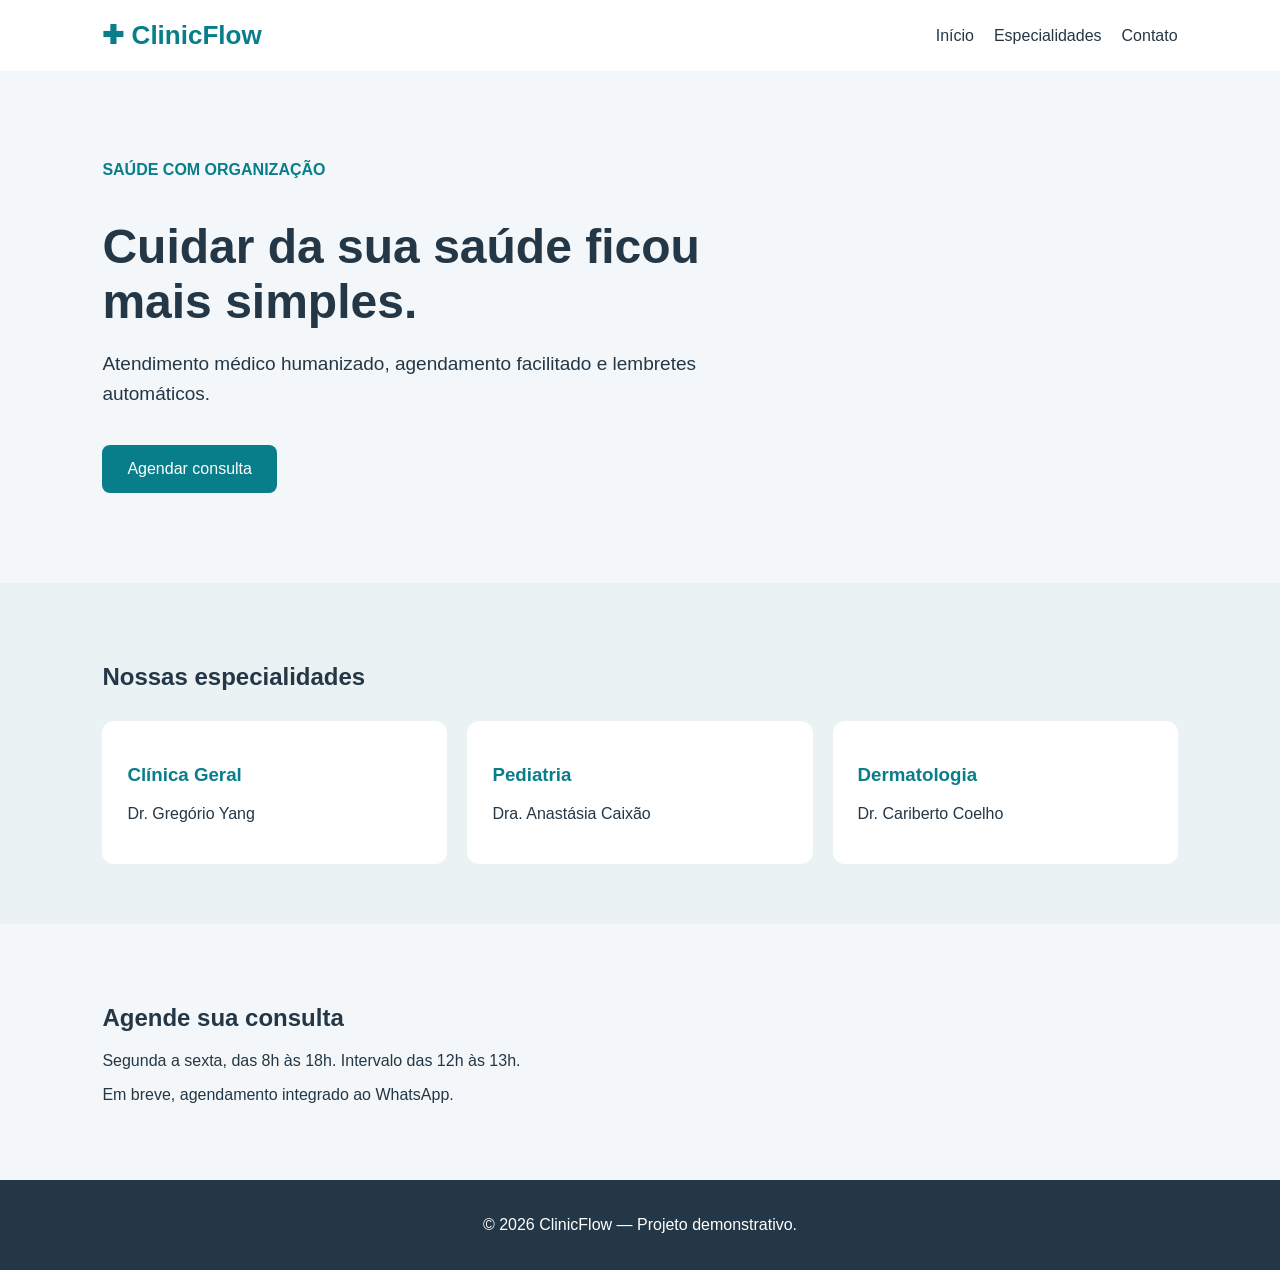
<file: index.html>
<!DOCTYPE html>
<html lang="pt-BR">
<head>
    <meta charset="UTF-8">
    <meta name="viewport" content="width=device-width, initial-scale=1.0">
    <title>ClinicFlow | Clínica Médica</title>
    <link rel="stylesheet" href="style.css">
</head>
<body>

    <header class="cabecalho">
        <h1>✚ ClinicFlow</h1>

        <nav>
            <a href="#inicio">Início</a>
            <a href="#especialidades">Especialidades</a>
            <a href="#contato">Contato</a>
        </nav>
    </header>

    <main>
        <section id="inicio" class="apresentacao">
            <span>SAÚDE COM ORGANIZAÇÃO</span>

            <h2>Cuidar da sua saúde ficou mais simples.</h2>

            <p>
                Atendimento médico humanizado,
                agendamento facilitado e lembretes
                automáticos.
            </p>

            <a href="#contato" class="botao">
                Agendar consulta
            </a>
        </section>

        <section id="especialidades" class="especialidades">
            <h2>Nossas especialidades</h2>

            <div class="cards">
                <article class="card">
                    <h3>Clínica Geral</h3>
                    <p>Dr. Gregório Yang</p>
                </article>

                <article class="card">
                    <h3>Pediatria</h3>
                    <p>Dra. Anastásia Caixão</p>
                </article>

                <article class="card">
                    <h3>Dermatologia</h3>
                    <p>Dr. Cariberto Coelho</p>
                </article>
            </div>
        </section>

        <section id="contato" class="contato">
            <h2>Agende sua consulta</h2>

            <p>
                Segunda a sexta, das 8h às 18h.
                Intervalo das 12h às 13h.
            </p>

            <p>
                Em breve, agendamento integrado
                ao WhatsApp.
            </p>
        </section>
    </main>

    <footer>
        <p>© 2026 ClinicFlow — Projeto demonstrativo.</p>
    </footer>

</body>
</html>
</file>
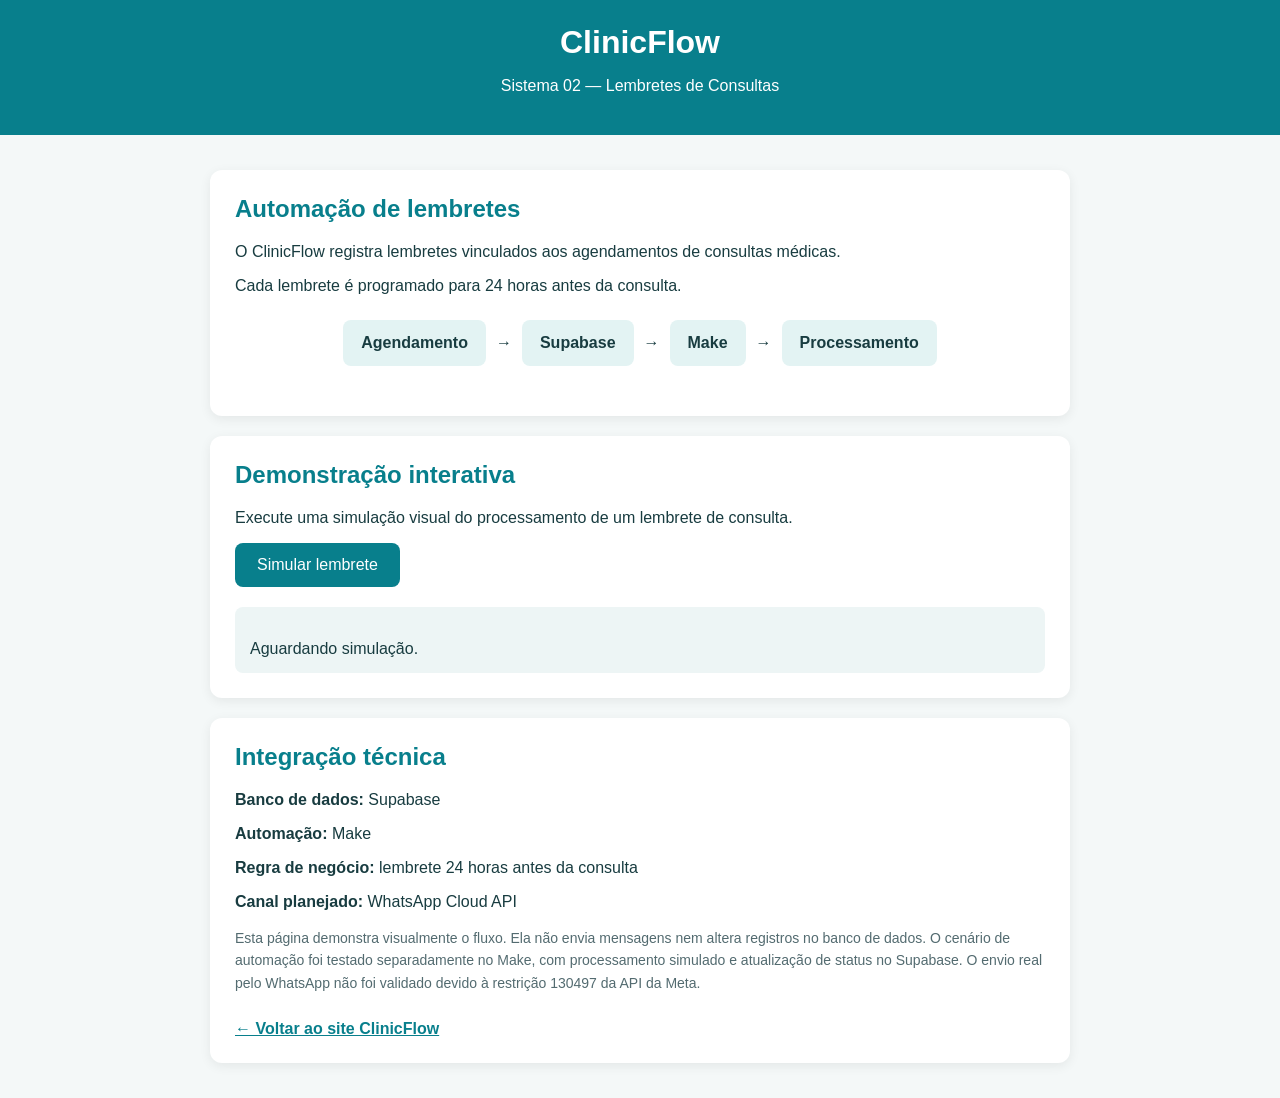
<file: lembretes.html>
<!DOCTYPE html>
<html lang="pt-BR">
<head>
  <meta charset="UTF-8">
  <meta name="viewport" content="width=device-width, initial-scale=1.0">
  <title>ClinicFlow | Sistema de Lembretes</title>
  <link rel="stylesheet" href="style.css">

  <style>
    body {
      margin: 0;
      font-family: Arial, sans-serif;
      background: #f4f8f8;
      color: #183c40;
    }

    .reminders-header {
      background: #087f8c;
      color: white;
      padding: 24px;
      text-align: center;
    }

    .reminders-header h1 {
      margin: 0 0 8px;
    }

    .reminders-main {
      max-width: 900px;
      margin: 35px auto;
      padding: 0 20px;
    }

    .reminders-card {
      background: white;
      border-radius: 12px;
      padding: 25px;
      margin-bottom: 20px;
      box-shadow: 0 3px 12px rgba(0,0,0,.07);
    }

    .reminders-card h2 {
      margin-top: 0;
      color: #087f8c;
    }

    .flow {
      display: flex;
      flex-wrap: wrap;
      gap: 10px;
      align-items: center;
      justify-content: center;
      margin: 25px 0;
    }

    .flow-step {
      background: #e3f3f3;
      padding: 14px 18px;
      border-radius: 8px;
      font-weight: bold;
    }

    .simulate-button {
      background: #087f8c;
      color: white;
      border: 0;
      border-radius: 8px;
      padding: 13px 22px;
      cursor: pointer;
      font-size: 16px;
    }

    .simulate-button:hover {
      background: #066874;
    }

    .status {
      margin-top: 20px;
      padding: 15px;
      border-radius: 8px;
      background: #edf5f5;
      white-space: pre-line;
    }

    .notice {
      font-size: 14px;
      color: #536b70;
      line-height: 1.6;
    }

    .back-link {
      display: inline-block;
      margin-top: 12px;
      color: #087f8c;
      font-weight: bold;
    }
  </style>
</head>

<body>
  <header class="reminders-header">
    <h1>ClinicFlow</h1>
    <p>Sistema 02 — Lembretes de Consultas</p>
  </header>

  <main class="reminders-main">

    <section class="reminders-card">
      <h2>Automação de lembretes</h2>

      <p>
        O ClinicFlow registra lembretes vinculados
        aos agendamentos de consultas médicas.
      </p>

      <p>
        Cada lembrete é programado para 24 horas
        antes da consulta.
      </p>

      <div class="flow">
        <div class="flow-step">Agendamento</div>
        <span>→</span>
        <div class="flow-step">Supabase</div>
        <span>→</span>
        <div class="flow-step">Make</div>
        <span>→</span>
        <div class="flow-step">Processamento</div>
      </div>
    </section>

    <section class="reminders-card">
      <h2>Demonstração interativa</h2>

      <p>
        Execute uma simulação visual do processamento
        de um lembrete de consulta.
      </p>

      <button
        class="simulate-button"
        onclick="simularLembrete()"
      >
        Simular lembrete
      </button>

      <div id="resultado" class="status" role="status"
           aria-live="polite">
        Aguardando simulação.
      </div>
    </section>

    <section class="reminders-card">
      <h2>Integração técnica</h2>

      <p>
        <strong>Banco de dados:</strong> Supabase
      </p>

      <p>
        <strong>Automação:</strong> Make
      </p>

      <p>
        <strong>Regra de negócio:</strong>
        lembrete 24 horas antes da consulta
      </p>

      <p>
        <strong>Canal planejado:</strong>
        WhatsApp Cloud API
      </p>

      <p class="notice">
        Esta página demonstra visualmente o fluxo.
        Ela não envia mensagens nem altera registros
        no banco de dados. O cenário de automação
        foi testado separadamente no Make, com
        processamento simulado e atualização de
        status no Supabase.

        O envio real pelo WhatsApp não foi validado
        devido à restrição 130497 da API da Meta.
      </p>

      <a class="back-link" href="index.html">
        ← Voltar ao site ClinicFlow
      </a>
    </section>

  </main>

  <script>
    function simularLembrete() {
      const resultado = document.getElementById("resultado");

      resultado.textContent =
        "1. Consulta identificada.\n" +
        "2. Lembrete programado para 24 horas antes.\n" +
        "3. Processamento simulado.\n" +
        "4. Demonstração concluída com sucesso.\n\n" +
        "Nenhuma mensagem foi enviada.";
    }
  </script>
</body>
</html>
</file>
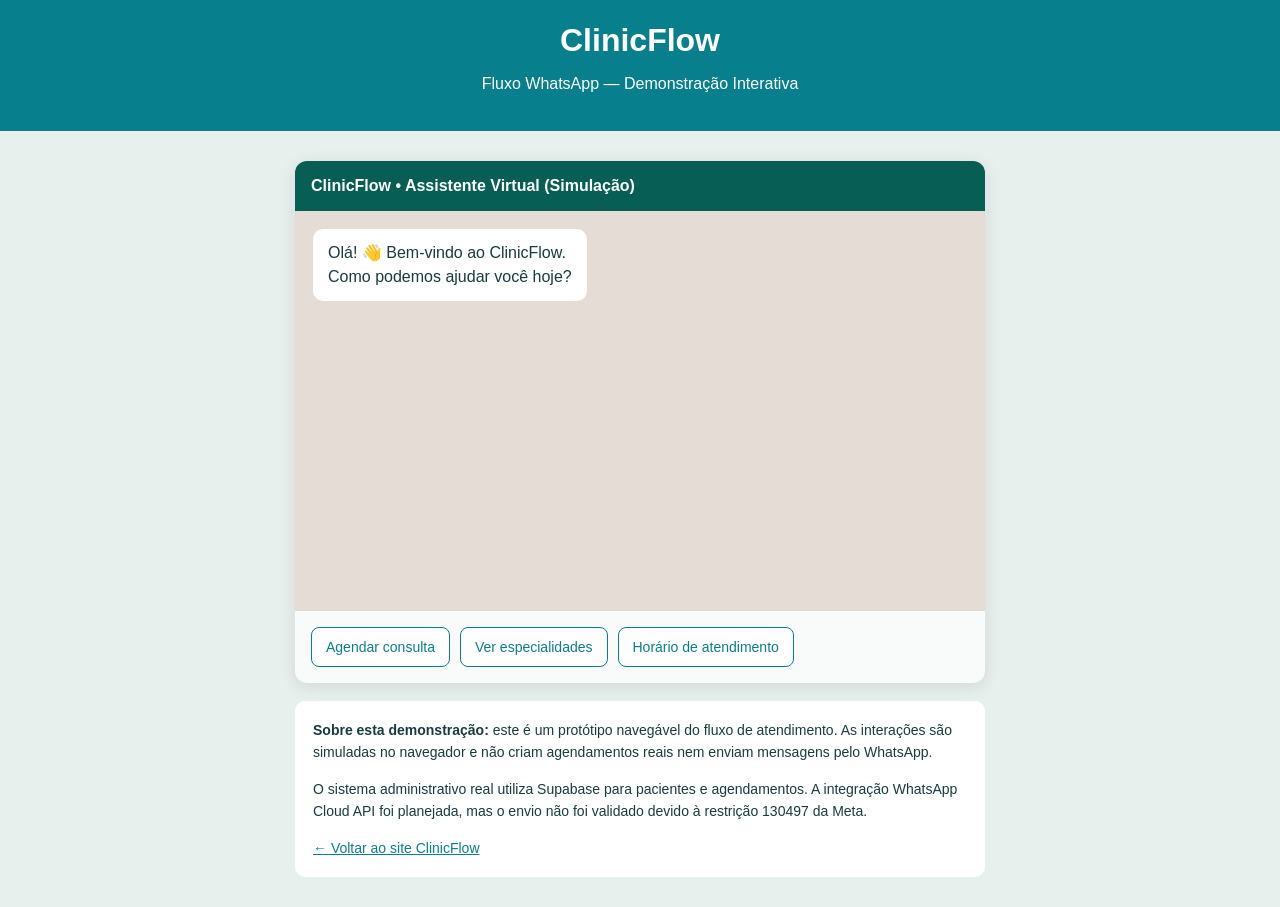
<file: whatsapp.html>
<!DOCTYPE html>
<html lang="pt-BR">
<head>
  <meta charset="UTF-8">
  <meta name="viewport" content="width=device-width, initial-scale=1.0">
  <title>ClinicFlow | Fluxo WhatsApp</title>
  <style>
    * { box-sizing: border-box; }

    body {
      margin: 0;
      font-family: Arial, sans-serif;
      background: #e8f0ee;
      color: #183c40;
    }

    header {
      background: #087f8c;
      color: white;
      padding: 22px;
      text-align: center;
    }

    header h1 { margin: 0 0 8px; }

    .container {
      max-width: 720px;
      margin: 30px auto;
      padding: 0 15px;
    }

    .chat {
      background: #e5ddd5;
      border-radius: 12px;
      overflow: hidden;
      box-shadow: 0 4px 18px rgba(0,0,0,.1);
    }

    .chat-header {
      background: #075e54;
      color: white;
      padding: 16px;
      font-weight: bold;
    }

    .messages {
      height: 400px;
      overflow-y: auto;
      padding: 18px;
      display: flex;
      flex-direction: column;
      gap: 12px;
    }

    .message {
      padding: 12px 15px;
      border-radius: 10px;
      max-width: 85%;
      line-height: 1.5;
      white-space: pre-line;
      overflow-wrap: anywhere;
    }

    .bot {
      background: white;
      align-self: flex-start;
    }

    .user {
      background: #dcf8c6;
      align-self: flex-end;
    }

    .options {
      background: #f8fbfa;
      padding: 16px;
      display: flex;
      flex-wrap: wrap;
      gap: 10px;
    }

    .options button {
      border: 1px solid #087f8c;
      background: white;
      color: #087f8c;
      padding: 11px 14px;
      border-radius: 8px;
      cursor: pointer;
      font-size: 14px;
    }

    .options button:hover {
      background: #e0f4f3;
    }

    .notice {
      margin-top: 18px;
      padding: 18px;
      background: white;
      border-radius: 10px;
      font-size: 14px;
      line-height: 1.6;
    }

    a { color: #087f8c; }
  </style>
</head>

<body>
  <header>
    <h1>ClinicFlow</h1>
    <p>Fluxo WhatsApp — Demonstração Interativa</p>
  </header>

  <main class="container">
    <div class="chat">
      <div class="chat-header">
        ClinicFlow • Assistente Virtual (Simulação)
      </div>

      <div class="messages" id="messages"
           role="log" aria-live="polite"></div>

      <div class="options" id="options"></div>
    </div>

    <div class="notice">
      <strong>Sobre esta demonstração:</strong>
      este é um protótipo navegável do fluxo de atendimento.
      As interações são simuladas no navegador e não criam
      agendamentos reais nem enviam mensagens pelo WhatsApp.

      <p>
        O sistema administrativo real utiliza Supabase
        para pacientes e agendamentos. A integração
        WhatsApp Cloud API foi planejada, mas o envio
        não foi validado devido à restrição 130497 da Meta.
      </p>

      <a href="index.html">← Voltar ao site ClinicFlow</a>
    </div>
  </main>

  <script>
    const messages = document.getElementById("messages");
    const options = document.getElementById("options");

    const doctors = {
      "Clínica Geral": "Dr. Gregório Yang",
      "Pediatria": "Dra. Anastásia Caixão",
      "Dermatologia": "Dr. Cariberto Coelho"
    };

    function addMessage(text, type = "bot") {
      const element = document.createElement("div");
      element.className = "message " + type;
      element.textContent = text;
      messages.appendChild(element);
      messages.scrollTop = messages.scrollHeight;
    }

    function showOptions(items) {
      options.innerHTML = "";

      items.forEach(item => {
        const button = document.createElement("button");
        button.textContent = item.label;
        button.addEventListener("click", item.action);
        options.appendChild(button);
      });
    }

    function menu() {
      addMessage(
        "Olá! 👋 Bem-vindo ao ClinicFlow.\n" +
        "Como podemos ajudar você hoje?"
      );

      showOptions([
        { label: "Agendar consulta", action: escolherEspecialidade },
        { label: "Ver especialidades", action: especialidades },
        { label: "Horário de atendimento", action: horarios }
      ]);
    }

    function escolherEspecialidade() {
      addMessage("Agendar consulta", "user");
      addMessage("Escolha a especialidade desejada:");

      showOptions(
        Object.keys(doctors).map(name => ({
          label: name,
          action: () => escolherMedico(name)
        }))
      );
    }

    function escolherMedico(especialidade) {
      addMessage(especialidade, "user");
      addMessage(
        "Médico disponível para " + especialidade +
        ":\n" + doctors[especialidade] +
        "\n\nAs consultas têm duração de 30 minutos."
      );

      showOptions([
        {
          label: "Continuar agendamento",
          action: () => concluir(especialidade)
        },
        { label: "Voltar ao início", action: reiniciar }
      ]);
    }

    function concluir(especialidade) {
      addMessage("Continuar agendamento", "user");

      addMessage(
        "Você selecionou:\n" +
        "Especialidade: " + especialidade + "\n" +
        "Médico: " + doctors[especialidade] + "\n\n" +
        "Esta é uma demonstração do fluxo. " +
        "Para efetivar um agendamento, " +
        "utilize o painel administrativo do ClinicFlow."
      );

      showOptions([
        { label: "Novo atendimento", action: reiniciar }
      ]);
    }

    function especialidades() {
      addMessage("Ver especialidades", "user");
      addMessage(
        "Atendemos nas especialidades:\n" +
        "• Clínica Geral\n" +
        "• Pediatria\n" +
        "• Dermatologia"
      );

      showOptions([
        { label: "Agendar consulta", action: escolherEspecialidade },
        { label: "Voltar ao início", action: reiniciar }
      ]);
    }

    function horarios() {
      addMessage("Horário de atendimento", "user");
      addMessage(
        "Funcionamento:\n" +
        "Segunda a sexta-feira\n" +
        "08:00 às 12:00 e 13:00 às 18:00."
      );

      showOptions([
        { label: "Agendar consulta", action: escolherEspecialidade },
        { label: "Voltar ao início", action: reiniciar }
      ]);
    }

    function reiniciar() {
      messages.innerHTML = "";
      menu();
    }

    menu();
  </script>
</body>
</html>
</file>
<file: style.css>
/* ClinicFlow - Identidade visual */

* {
    box-sizing: border-box;
}

html {
    scroll-behavior: smooth;
}

body {
    margin: 0;
    font-family: Arial, sans-serif;
    background: #f4f7f9;
    color: #243746;
}

.cabecalho {
    display: flex;
    justify-content: space-between;
    align-items: center;
    flex-wrap: wrap;
    gap: 16px;
    padding: 20px 8%;
    background: white;
}

.cabecalho h1 {
    color: #087e8b;
    font-size: 26px;
    margin: 0;
}

nav {
    display: flex;
    gap: 20px;
    flex-wrap: wrap;
}

nav a {
    color: #243746;
    text-decoration: none;
}

.apresentacao {
    padding: 90px 8%;
    max-width: 900px;
}

.apresentacao span {
    color: #087e8b;
    font-weight: bold;
}

.apresentacao h2 {
    font-size: clamp(32px, 5vw, 48px);
    margin-bottom: 20px;
}

.apresentacao p {
    font-size: 19px;
    line-height: 1.6;
    margin-bottom: 35px;
}

.botao {
    display: inline-block;
    padding: 15px 25px;
    background: #087e8b;
    color: white;
    border-radius: 8px;
    text-decoration: none;
}

.especialidades,
.contato {
    padding: 60px 8%;
}

.especialidades {
    background: #eaf2f4;
}

.cards {
    display: grid;
    grid-template-columns: repeat(3, 1fr);
    gap: 20px;
    margin-top: 30px;
}

.card {
    padding: 25px;
    background: white;
    border-radius: 12px;
}

.card h3 {
    color: #087e8b;
}

footer {
    text-align: center;
    padding: 20px;
    background: #243746;
    color: white;
}

@media (max-width: 700px) {
    .cards {
        grid-template-columns: 1fr;
    }

    .apresentacao {
        padding-top: 60px;
        padding-bottom: 60px;
    }
}
</file>
